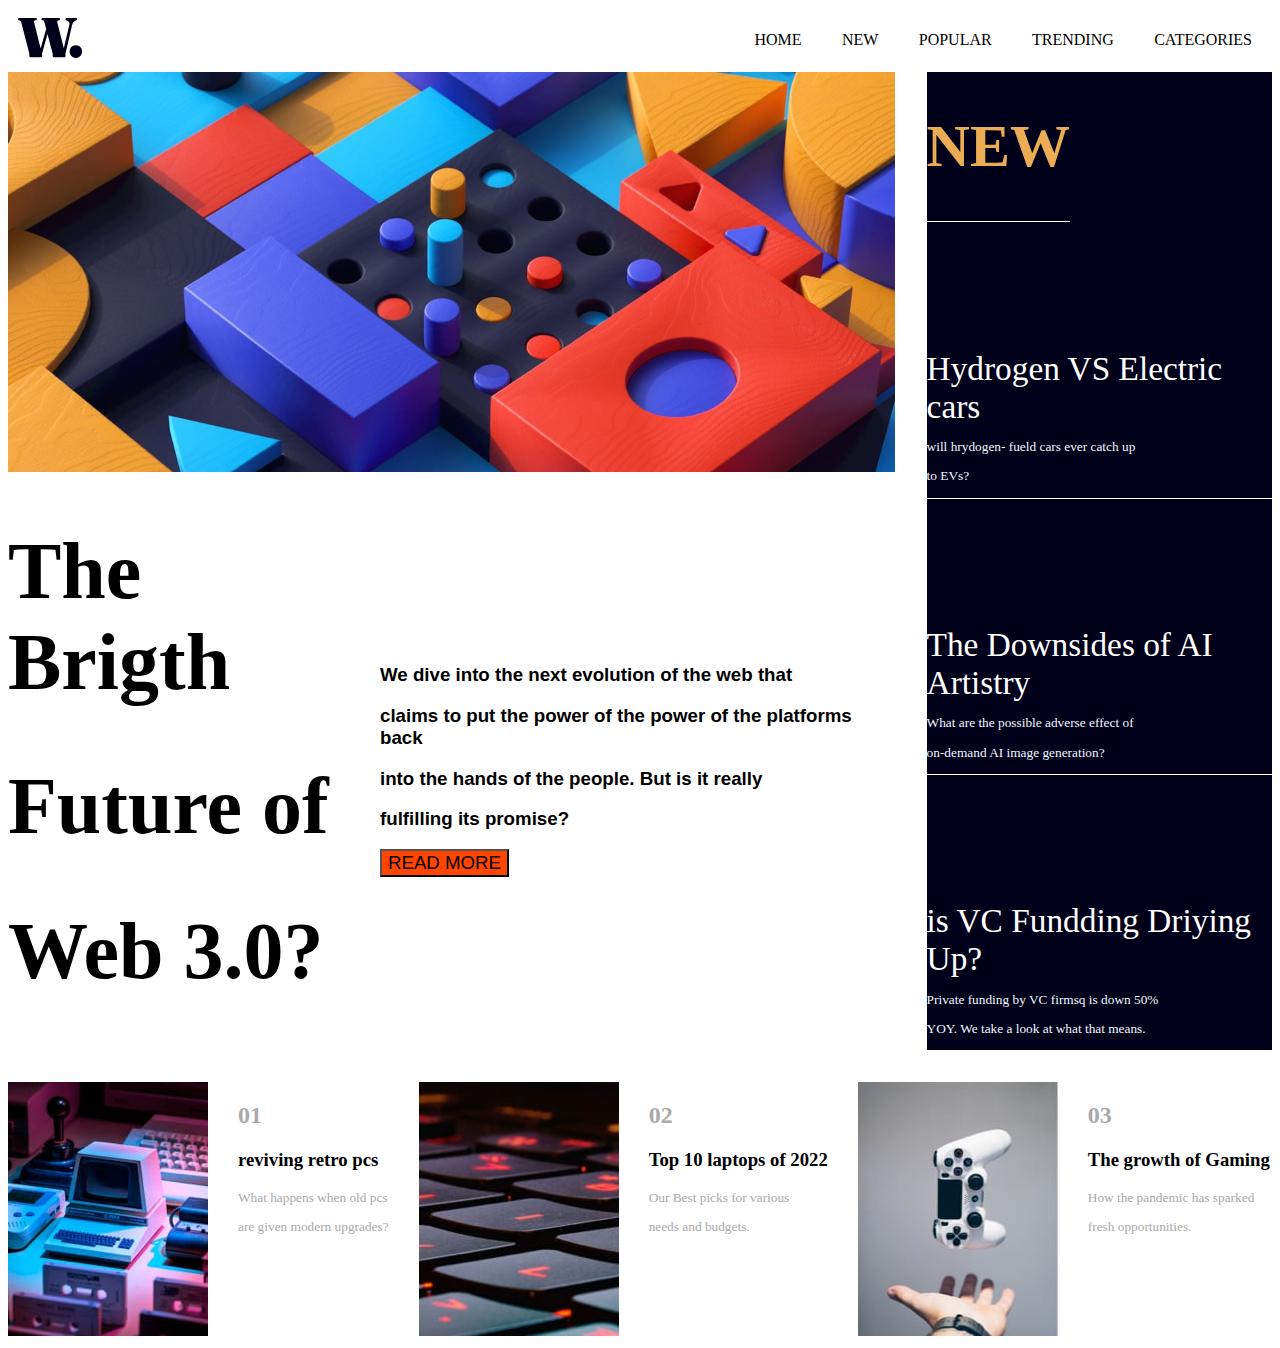
<file: HOLAMUNDO.html>
<!DOCTYPE html>
<html lang="en">

<head>
    <title> Ejercicio semanal </title>
    <link rel="stylesheet" href="MI PRIMERA PAGINA/sytles/main.css">
</head>
<!-- Apartir de aca empezara mi codigo -->

<body>
    <main>
        <header class="main">
            <div class="foto">
                <img src="MI PRIMERA PAGINA/IMG/images/images/logo.svg">
            </div>
            <div class="container">
                <a class="item" href=""> HOME </a>
                <a class="item" href=""> NEW </a>
                <a class="item" href=""> POPULAR </a>
                <a class="item" href=""> TRENDING </a>
                <a class="item" href=""> CATEGORIES </a>
            </div>
        </header>
        
        <div class="general"> 
            <article class="container2">
                <div class="linea">
                    <h1 style="color:#ebac54;"> NEW </h1>
                </diV>
                <div class="linea">
                    <a class="item2" href=""> Hydrogen VS Electric cars</a>
                    <p style="color: aliceblue;"> will hrydogen- fueld cars ever catch up </p>
                    <p style="color: aliceblue;"> to EVs?</p>

                </div>
                <div class="linea">
                    <a class="item2" href="">The Downsides of AI Artistry </a>
                    <p style="color: aliceblue;"> What are the possible adverse effect of</p>
                    <p style="color: aliceblue;"> on-demand AI image generation?</p>

                </div>
                <div>
                    <a class="item2" href=""> is VC Fundding Driying Up?</a>
                    <p style="color: aliceblue;"> Private funding by VC firmsq is down 50% </p>
                    <p style="color: aliceblue;"> YOY. We take a look at what that means.</p>
                </div>
            </article>
    
            <main class="noticias">

                <div class="foto2">
                    <img src="MI PRIMERA PAGINA/IMG/images/images/image-web-3-desktop.jpg">
                </div>
                <section class="articles">
                    <article class="titulo1">
                        <h1> The Brigth</h1>
                        <h1> Future of </h1>
                        <h1> Web  3.0? </h1>
                        </h1>
                    </article>
                    <article class="text-button">
                        <h3>We dive into the next evolution of the web that </h3>
                        <h3> claims to put the power of the power of the platforms back</h3>
                        <h3> into the hands of the people. But is it really</h3>
                        <h3> fulfilling its promise?</h3>
    
                        <button class="boton"> READ MORE</button>
                    </article>
                </section>
            </main>

        </div>
        <footer class="noti">
            <div class="noticia1">
                <img src="MI PRIMERA PAGINA/IMG/images/images/image-retro-pcs.jpg" width="200">
            </div>
            <div class="not1">
                <h2 style="color: darkgrey;">01</h2>
                <h3> reviving retro pcs</h3>
                <p>What happens when old pcs</p>
                <p> are given modern upgrades?</p>
            </div>


            <div class="noticia2">
                <img src="MI PRIMERA PAGINA/IMG/images/images/image-top-laptops.jpg">
            </div>
            <div class="not2">
                <h2 style="color: darkgray;">02</h2>
                <H3>Top 10 laptops of 2022</H3>
                <p>Our Best picks for various
                <p>needs and budgets.</p>
            </div>

            <div class="noticia3">
                <img src="MI PRIMERA PAGINA/IMG/images/images/image-gaming-growth.jpg">
            </div>
            <div>
                <h2 style="color:darkgray;">03</h2>
                <h3>The growth of Gaming </h3>
                <p>How the pandemic has sparked 
                <p>fresh opportunities.</p>
            </div>
        </footer>



    </main>
</body>

</html>
</file>
<file: MI PRIMERA PAGINA/sytles/main.css>
.main{
    display:flex;
    align-items: center;
    justify-content: space-between;
    padding:10px;
}

.container{
width: 40%; 
padding: 10px;
display: flex;
justify-content: space-between;
align-items: center;
}

.foto{
justify-content:center;

}

.item{
color:black;
background: #fff;
}

a{
    text-decoration: none;
}

a:hover{
text-decoration: none;
color: orange;
}

.general{
    display: flex;
    flex-direction: row-reverse;
    gap: 2rem;
    margin-bottom: 2rem;
    justify-content: space-between;
}

.container2 {
    display:flex;
    background-color:rgba(0,0,26,255);
    flex-direction:column;
    align-items: baseline;
    justify-content: space-between;
    width: 30%;
   
}

.noticias {
    display: flex;
    flex-direction: column;
    max-width: 1000px;
    min-width: 300px;
    
}

.noticias .articles {
    width: 100%;

    display: flex;
    justify-content: space-between;
    align-items: center;

}

.foto2{
    display: flex;
    height: 400px;
}


.foto2 img{
    width: 100%;
    object-fit: cover;
}

.linea{
    border-bottom: solid 1px white;
    font-size: 30px;
}

.si{
    display: flex;
    flex-flow: row wrap;
    justify-content: flex-end;
    margin:0%;
}


.noti{
    display: flex;
    gap:20% 30px;
    text-align: left;
    /* justify-content: space-between; */
}
.titulo1{
    font-size: 30pt;
    font-family: 'Times New Roman', Times, serif;
}

.boton:hover{
    font-size: 30px;
    background-color: black;
    color: #fff;

}
.boton{
    background-color: orangered;
    font-size:14pt;
}

.item2{
    color: #fff;
    font-size: 25pt;
}

h2, p {
color: darkgray;
}

.text-button{
    color: black;
    font-family: Arial;
}

p{
    font-size: 10pt;
}
</file>
